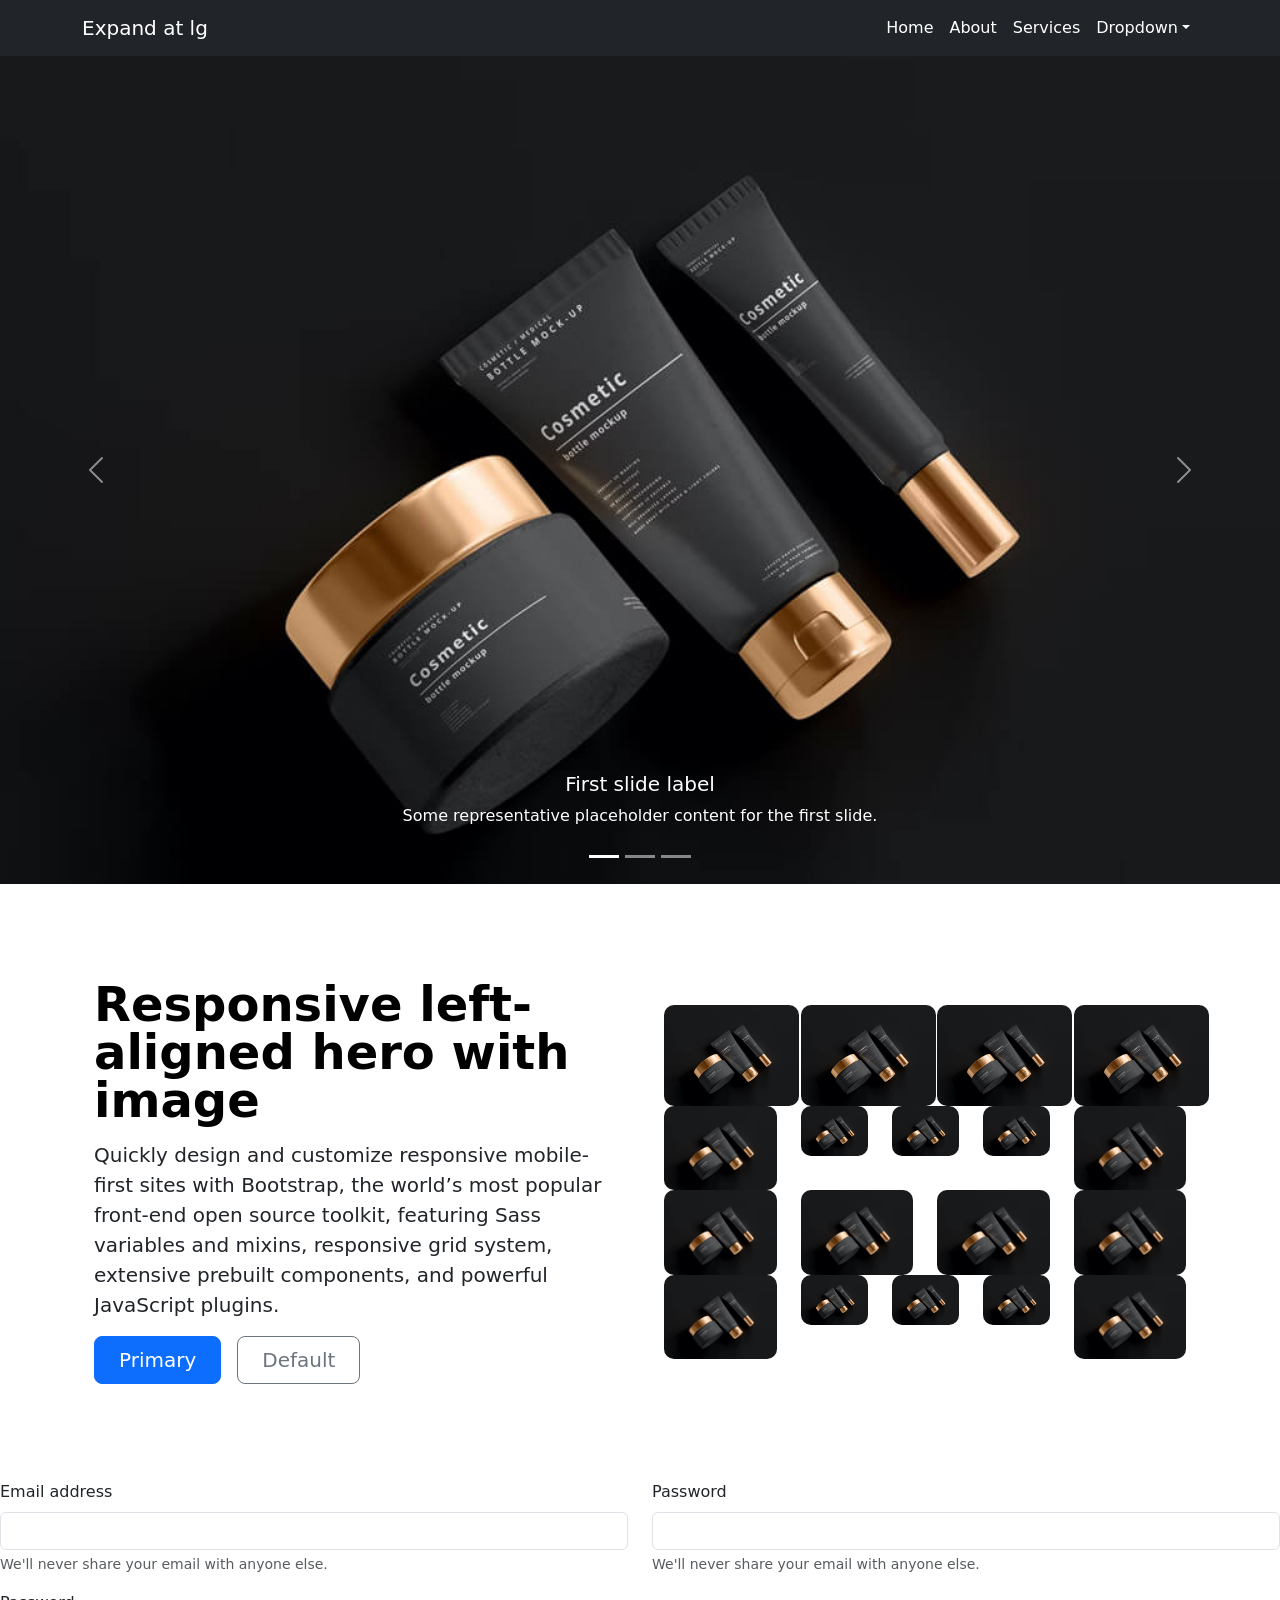
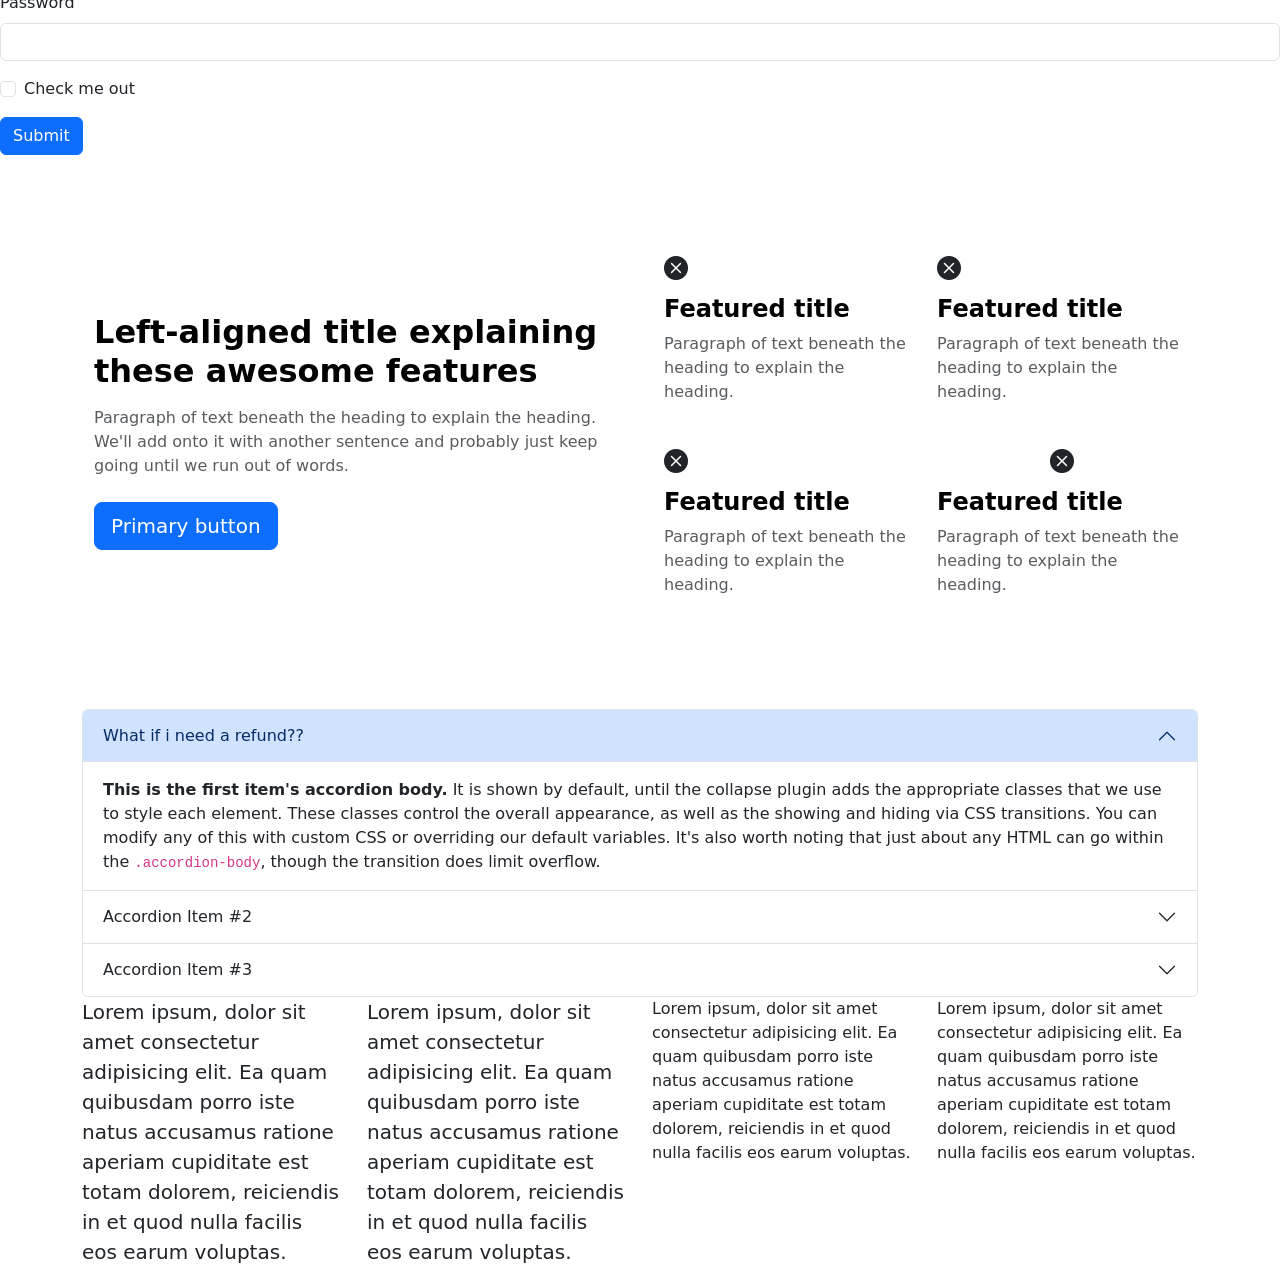
<file: Bootstrap class2/index.html>
<!doctype html>
<html lang="en">
  <head>
    <meta charset="utf-8">
    <meta name="viewport" content="width=device-width, initial-scale=1">
    <title>Bootstrap demo</title>
    <link href="https://cdn.jsdelivr.net/npm/bootstrap@5.3.2/dist/css/bootstrap.min.css" rel="stylesheet" integrity="sha384-T3c6CoIi6uLrA9TneNEoa7RxnatzjcDSCmG1MXxSR1GAsXEV/Dwwykc2MPK8M2HN" crossorigin="anonymous">
    <link rel="stylesheet" href="styles.css">
    <link rel="stylesheet" href="https://cdn.jsdelivr.net/npm/bootstrap-icons@1.11.1/font/bootstrap-icons.css">
  </head>
  <body>

    <nav class="navbar navbar-expand-lg navbar-dark bg-dark" id="navbar" aria-label="Fifth navbar example">
        <div class="container">
          <a class="navbar-brand" href="#">Expand at lg</a>
          <button class="navbar-toggler" type="button" data-bs-toggle="collapse" data-bs-target="#navbarsExample05" aria-controls="navbarsExample05" aria-expanded="false" aria-label="Toggle navigation">
            <span class="navbar-toggler-icon"></span>
          </button>
          <div class="collapse navbar-collapse" id="navbarsExample05">
            <ul class="navbar-nav ms-auto mb-2 mb-lg-0">
              <li class="nav-item">
                <a class="nav-link active" aria-current="page" href="#">Home</a>
              </li>
              <li class="nav-item">
                <a class="nav-link active" href="about.html">About</a>
              </li>
              <li class="nav-item">
                <a class="nav-link active"  href="">Services</a>
              </li>
              <li class="nav-item dropdown">
                <a class="nav-link dropdown-toggle active " href="#" data-bs-toggle="dropdown" aria-expanded="false">Dropdown</a>
                <ul class="dropdown-menu">
                  <li><a class="dropdown-item" href="#">Action</a></li>
                  <li><a class="dropdown-item" href="#">Another action</a></li>
                  <li><a class="dropdown-item" href="#">Something else here</a></li>
                </ul>
              </li>
            </ul>
          </div>
        </div>
    </nav>

    <div id="carouselExampleCaptions" class="carousel slide">
        <div class="carousel-indicators">
          <button type="button" data-bs-target="#carouselExampleCaptions" data-bs-slide-to="0" class="active" aria-current="true" aria-label="Slide 1"></button>
          <button type="button" data-bs-target="#carouselExampleCaptions" data-bs-slide-to="1" aria-label="Slide 2"></button>
          <button type="button" data-bs-target="#carouselExampleCaptions" data-bs-slide-to="2" aria-label="Slide 3"></button>
        </div>
        <div class="carousel-inner">
          <div class="carousel-item active" id="slide-one">
            <!-- <img src="images/books-1.jpg" class=" w-20" alt="..."> -->
            <div class="carousel-caption d-none d-md-block">
              <h5>First slide label</h5>
              <p>Some representative placeholder content for the first slide.</p>
            </div>
          </div>
          <div class="carousel-item" id="slide-two">
            <!-- <img src="images/books-2.jpg" class="d-block w-100" alt="..."> -->
            <div class="carousel-caption d-none d-md-block">
              <h5>Second slide label</h5>
              <p>Some representative placeholder content for the second slide.</p>
            </div>
          </div>
          <div class="carousel-item" id="slide-three">
            <!-- <img src="images/books-3.jpg" class="d-block w-100" alt="..."> -->
            <div class="carousel-caption d-none d-md-block">
              <h5>Third slide label</h5>
              <p>Some representative placeholder content for the third slide.</p>
            </div>
          </div>
        </div>
        <button class="carousel-control-prev" type="button" data-bs-target="#carouselExampleCaptions" data-bs-slide="prev">
          <span class="carousel-control-prev-icon" aria-hidden="true"></span>
          <span class="visually-hidden">Previous</span>
        </button>
        <button class="carousel-control-next" type="button" data-bs-target="#carouselExampleCaptions" data-bs-slide="next">
          <span class="carousel-control-next-icon" aria-hidden="true"></span>
          <span class="visually-hidden">Next</span>
        </button>
    </div>


    <div class="container col-xxl-8 px-4 py-5">
        <div class="row flex-lg-row-reverse align-items-center g-5 py-5">
          <div class="col-10 col-sm-8 col-lg-6">
            <!-- <img src="images/app-1.jpg" class="img-fluid"> -->
            <div class="row">
              <div class="col-3"><img src="images/branding-1.jpg" class="" style="border-radius: 10px; width: 135px;"></div>
              <div class="col-3"><img src="images/branding-1.jpg" class="" style="border-radius: 10px; width: 135px;"></div>
              <div class="col-3"><img src="images/branding-1.jpg" class="" style="border-radius: 10px; width: 135px;"></div>
              <div class="col-3"><img src="images/branding-1.jpg" class="" style="border-radius: 10px; width: 135px;"></div>
            </div>
            <div class="row">
              <div class="col-3"><img src="images/branding-1.jpg" class="img-fluid" style="border-radius: 10px;"></div>
              <div class="col-2"><img src="images/branding-1.jpg" class="img-fluid" style="border-radius: 10px;"></div>
              <div class="col-2"><img src="images/branding-1.jpg" class="img-fluid" style="border-radius: 10px;"></div>
              <div class="col-2"><img src="images/branding-1.jpg" class="img-fluid" style="border-radius: 10px;"></div>
              <div class="col-3"><img src="images/branding-1.jpg" class="img-fluid" style="border-radius: 10px;"></div>
            </div>
            <div class="row">
              <div class="col-3"><img src="images/branding-1.jpg" class="img-fluid" style="border-radius: 10px;"></div>
              <div class="col-3"><img src="images/branding-1.jpg" class="img-fluid" style="border-radius: 10px;"></div>
              <div class="col-3"><img src="images/branding-1.jpg" class="img-fluid" style="border-radius: 10px;"></div>
              <div class="col-3"><img src="images/branding-1.jpg" class="img-fluid" style="border-radius: 10px;"></div>
            </div>
            <div class="row">
              <div class="col-3"><img src="images/branding-1.jpg" class="img-fluid" style="border-radius: 10px;"></div>
              <div class="col-2"><img src="images/branding-1.jpg" class="img-fluid" style="border-radius: 10px;"></div>
              <div class="col-2"><img src="images/branding-1.jpg" class="img-fluid" style="border-radius: 10px;"></div>
              <div class="col-2"><img src="images/branding-1.jpg" class="img-fluid" style="border-radius: 10px;"></div>
              <div class="col-3"><img src="images/branding-1.jpg" class="img-fluid" style="border-radius: 10px;"></div>
            </div>
          </div>

          <div class="col-lg-6">
            <h1 class="display-5 fw-bold text-body-emphasis lh-1 mb-3">Responsive left-aligned hero with image</h1>
            <p class="lead">Quickly design and customize responsive mobile-first sites with Bootstrap, the world’s most popular front-end open source toolkit, featuring Sass variables and mixins, responsive grid system, extensive prebuilt components, and powerful JavaScript plugins.</p>
            <div class="d-grid gap-2 d-md-flex justify-content-md-start">
              <button type="button" class="btn btn-primary btn-lg px-4 me-md-2">Primary</button>
              <button type="button" class="btn btn-outline-secondary btn-lg px-4">Default</button>
            </div>
          </div>
        </div>
    </div>

    <form>
      <div class="mb-3">
        <div class="row">
          <div class="col-lg-6">
            <label for="exampleInputEmail1" class="form-label">Email address</label>
            <input type="email" class="form-control" id="exampleInputEmail1" aria-describedby="emailHelp">
            <div id="emailHelp" class="form-text">We'll never share your email with anyone else.</div>
          </div>
          <div class="col-lg-6">
            <label for="exampleInputEmail1" class="form-label">Password</label>
            <input type="email" class="form-control" id="exampleInputEmail1" aria-describedby="emailHelp">
            <div id="emailHelp" class="form-text">We'll never share your email with anyone else.</div>
          </div>
        </div>
      </div>
      <div class="mb-3">
        <label for="exampleInputPassword1" class="form-label">Password</label>
        <input type="password" class="form-control" id="exampleInputPassword1">
      </div>
      <div class="mb-3 form-check">
        <input type="checkbox" class="form-check-input" id="exampleCheck1">
        <label class="form-check-label" for="exampleCheck1">Check me out</label>
      </div>
      <button type="submit" class="btn btn-primary">Submit</button>
    </form>

    <div class="container px-4 py-5">
      <div class="row row-cols-1 row-cols-md-2 align-items-md-center g-5 py-5">
        <div class="col d-flex flex-column align-items-start gap-2">
          <h2 class="fw-bold text-body-emphasis">Left-aligned title explaining these awesome features</h2>
          <p class="text-body-secondary">Paragraph of text beneath the heading to explain the heading. We'll add onto it with another sentence and probably just keep going until we run out of words.</p>
          <a href="#" class="btn btn-primary btn-lg">Primary button</a>
        </div>
  
        <div class="col">
          <div class="row row-cols-1 row-cols-sm-2 g-4">
            <div class="col d-flex flex-column gap-2">
              <i class="bi bi-x-circle-fill fs-4"></i>
              <h4 class="fw-semibold mb-0 text-body-emphasis">Featured title</h4>
              <p class="text-body-secondary">Paragraph of text beneath the heading to explain the heading.</p>
            </div>
  
            <div class="col d-flex flex-column gap-2">
              <i class="bi bi-x-circle-fill fs-4"></i>
              <h4 class="fw-semibold mb-0 text-body-emphasis">Featured title</h4>
              <p class="text-body-secondary">Paragraph of text beneath the heading to explain the heading.</p>
            </div>
  
            <div class="col d-flex flex-column gap-2">
              <i class="bi bi-x-circle-fill fs-4"></i>
              <h4 class="fw-semibold mb-0 text-body-emphasis">Featured title</h4>
              <p class="text-body-secondary">Paragraph of text beneath the heading to explain the heading.</p>
            </div>
  
            <div class="col d-flex flex-column gap-2">
              <div class="feature-icon-small d-inline-flex align-items-center justify-content-center bg-gradient fs-4 rounded-3">
                <i class="bi bi-x-circle-fill"></i>
              </div>
              <h4 class="fw-semibold mb-0 text-body-emphasis">Featured title</h4>
              <p class="text-body-secondary">Paragraph of text beneath the heading to explain the heading.</p>
            </div>
          </div>
        </div>
      </div>
    </div>

    <div class="container">
      <div class="accordion" id="accordionExample">
        <div class="accordion-item">
          <h2 class="accordion-header">
            <button class="accordion-button" type="button" data-bs-toggle="collapse" data-bs-target="#collapseOne" aria-expanded="true" aria-controls="collapseOne">
              What if i need a refund??
            </button>
          </h2>
          <div id="collapseOne" class="accordion-collapse collapse show" data-bs-parent="#accordionExample">
            <div class="accordion-body">
              <strong>This is the first item's accordion body.</strong> It is shown by default, until the collapse plugin adds the appropriate classes that we use to style each element. These classes control the overall appearance, as well as the showing and hiding via CSS transitions. You can modify any of this with custom CSS or overriding our default variables. It's also worth noting that just about any HTML can go within the <code>.accordion-body</code>, though the transition does limit overflow.
            </div>
          </div>
        </div>
        <div class="accordion-item">
          <h2 class="accordion-header">
            <button class="accordion-button collapsed" type="button" data-bs-toggle="collapse" data-bs-target="#collapseTwo" aria-expanded="false" aria-controls="collapseTwo">
              Accordion Item #2
            </button>
          </h2>
          <div id="collapseTwo" class="accordion-collapse collapse" data-bs-parent="#accordionExample">
            <div class="accordion-body">
              <strong>This is the second item's accordion body.</strong> It is hidden by default, until the collapse plugin adds the appropriate classes that we use to style each element. These classes control the overall appearance, as well as the showing and hiding via CSS transitions. You can modify any of this with custom CSS or overriding our default variables. It's also worth noting that just about any HTML can go within the <code>.accordion-body</code>, though the transition does limit overflow.
            </div>
          </div>
        </div>
        <div class="accordion-item">
          <h2 class="accordion-header">
            <button class="accordion-button collapsed" type="button" data-bs-toggle="collapse" data-bs-target="#collapseThree" aria-expanded="false" aria-controls="collapseThree">
              Accordion Item #3
            </button>
          </h2>
          <div id="collapseThree" class="accordion-collapse collapse" data-bs-parent="#accordionExample">
            <div class="accordion-body">
              <strong>This is the third item's accordion body.</strong> It is hidden by default, until the collapse plugin adds the appropriate classes that we use to style each element. These classes control the overall appearance, as well as the showing and hiding via CSS transitions. You can modify any of this with custom CSS or overriding our default variables. It's also worth noting that just about any HTML can go within the <code>.accordion-body</code>, though the transition does limit overflow.
            </div>
          </div>
        </div>
      </div>
    </div>


    <section class="container">
      <div class="row">
        <div class="col-lg-3 col-md-6 col-sm-12">
          <p class="lead">Lorem ipsum, dolor sit amet consectetur adipisicing elit. Ea quam quibusdam porro iste natus accusamus ratione aperiam cupiditate est totam dolorem, reiciendis in et quod nulla facilis eos earum voluptas.</p>
        </div>
        <div class="col-lg-3 col-md-6 col-sm-12">
          <p class="lead">Lorem ipsum, dolor sit amet consectetur adipisicing elit. Ea quam quibusdam porro iste natus accusamus ratione aperiam cupiditate est totam dolorem, reiciendis in et quod nulla facilis eos earum voluptas.</p>
        </div>
        <div class="col-lg-3 col-md-6 col-sm-12">
          <p>Lorem ipsum, dolor sit amet consectetur adipisicing elit. Ea quam quibusdam porro iste natus accusamus ratione aperiam cupiditate est totam dolorem, reiciendis in et quod nulla facilis eos earum voluptas.</p>
        </div>
        <div class="col-lg-3 col-md-6 col-sm-12">
          <p>Lorem ipsum, dolor sit amet consectetur adipisicing elit. Ea quam quibusdam porro iste natus accusamus ratione aperiam cupiditate est totam dolorem, reiciendis in et quod nulla facilis eos earum voluptas.</p>
        </div>
      </div>
    </section>

    <script src="https://cdn.jsdelivr.net/npm/bootstrap@5.3.2/dist/js/bootstrap.bundle.min.js" integrity="sha384-C6RzsynM9kWDrMNeT87bh95OGNyZPhcTNXj1NW7RuBCsyN/o0jlpcV8Qyq46cDfL" crossorigin="anonymous"></script>
  </body>
</html>
</file>
<file: Bootstrap class2/styles.css>
*{
    padding: 0;
    margin: 0;
}
#carouselExampleCaptions{
    height: 92vh;  
}
#slide-one{
    background-image: url(images/branding-1.jpg);
    background-position: center;
    background-size: cover;
    background-repeat: no-repeat;
    height: 92vh;
    width: 100%;
}
#slide-two{
    background-image: url(images/branding-2.jpg);
    background-position: center;
    background-size: cover;
    background-repeat: no-repeat;
    height: 92vh;
    width: 100%;
}
#slide-three{
    background-image: url(images/branding-3.jpg);
    background-position: center;
    background-size: cover;
    background-repeat: no-repeat;
    height: 92vh;
    width: 100%;
}
</file>
